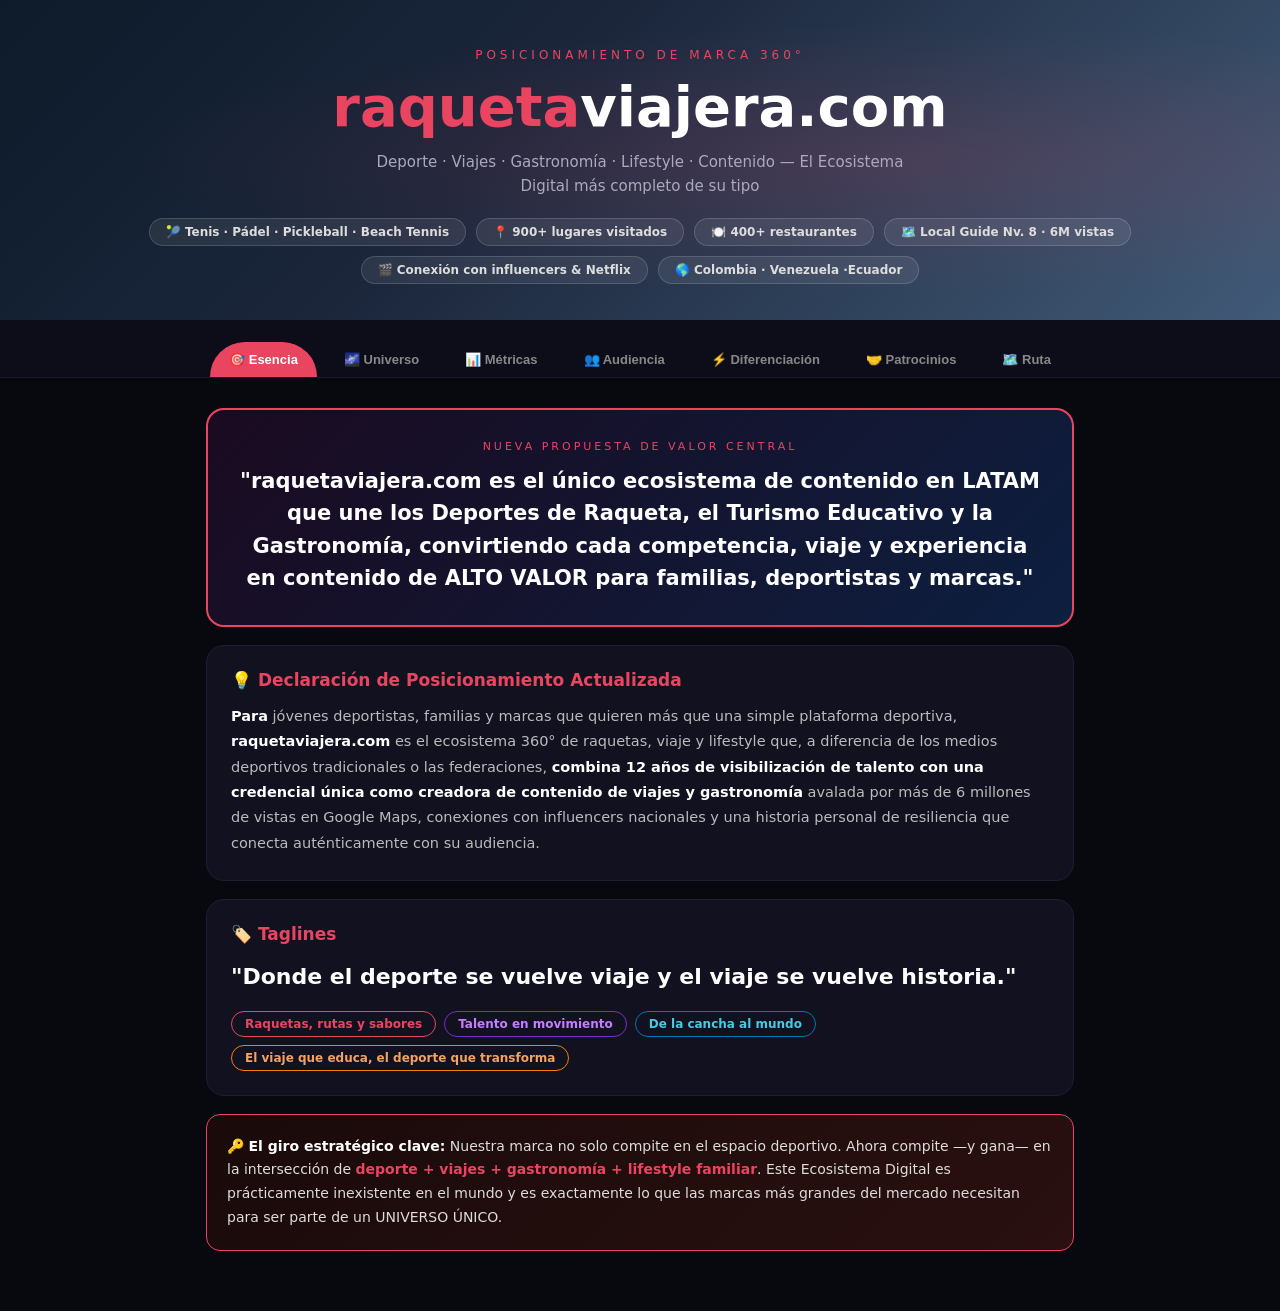
<file: brochure.html>
<!DOCTYPE html>
<html lang="es">
<head>
<meta charset="UTF-8">
<meta name="viewport" content="width=device-width, initial-scale=1.0">
<title>Posicionamiento 360° — raquetaviajera.com</title>
<style>
  * { box-sizing: border-box; margin: 0; padding: 0; }
  body { font-family: 'Segoe UI', system-ui, sans-serif; background: #08080f; color: #f0f0f0; min-height: 100vh; }

  .hero {
    background: linear-gradient(135deg, #0d1b2a 0%, #1b263b 40%, #415a77 100%);
    padding: 48px 24px 36px;
    text-align: center;
    position: relative;
    overflow: hidden;
  }
  .hero::before {
    content: '';
    position: absolute; inset: 0;
    background: radial-gradient(ellipse at 70% 50%, rgba(233,69,96,0.15) 0%, transparent 60%);
  }
  .hero-tag { font-size: 12px; letter-spacing: 4px; color: #e94560; text-transform: uppercase; margin-bottom: 14px; position: relative; }
  .hero h1 { font-size: clamp(30px, 5vw, 56px); font-weight: 900; color: #fff; position: relative; line-height: 1.1; }
  .hero h1 span { color: #e94560; }
  .hero-sub { margin-top: 12px; color: #aab; font-size: 15px; position: relative; max-width: 560px; margin-left: auto; margin-right: auto; line-height: 1.6; }
  .hero-badges { display: flex; flex-wrap: wrap; justify-content: center; gap: 10px; margin-top: 20px; position: relative; }
  .hero-badge { background: rgba(255,255,255,0.08); border: 1px solid rgba(255,255,255,0.15); border-radius: 50px; padding: 6px 16px; font-size: 12px; font-weight: 600; color: #ddd; }

  .tabs { display: flex; justify-content: center; flex-wrap: wrap; gap: 8px; padding: 22px 16px 0; background: #0d0d1a; border-bottom: 1px solid #1a1a2e; }
  .tab { padding: 9px 18px; border-radius: 50px 50px 0 0; border: 1.5px solid transparent; background: transparent; color: #888; cursor: pointer; font-size: 13px; font-weight: 600; transition: all .2s; }
  .tab.active { background: #e94560; color: #fff; border-color: #e94560; }
  .tab:hover:not(.active) { color: #fff; border-color: #555; }

  .content { max-width: 900px; margin: 0 auto; padding: 30px 16px 60px; }
  .section { display: none; animation: fadeIn .3s ease; }
  .section.active { display: block; }
  @keyframes fadeIn { from { opacity: 0; transform: translateY(8px); } to { opacity: 1; transform: translateY(0); } }

  .card { background: #111120; border: 1px solid #1e1e35; border-radius: 18px; padding: 24px; margin-bottom: 18px; }
  .card h2 { font-size: 17px; font-weight: 700; color: #e94560; margin-bottom: 14px; display: flex; align-items: center; gap: 8px; }
  .card p { color: #bbb; line-height: 1.75; font-size: 14.5px; }

  .statement-box {
    background: linear-gradient(135deg, #1a0a20 0%, #0d1f40 100%);
    border: 2px solid #e94560;
    border-radius: 18px;
    padding: 30px;
    margin-bottom: 18px;
    text-align: center;
  }
  .statement-box .label { font-size: 11px; letter-spacing: 3px; color: #e94560; text-transform: uppercase; margin-bottom: 12px; }
  .statement-box .text { font-size: clamp(16px, 2.5vw, 21px); font-weight: 700; color: #fff; line-height: 1.55; }

  /* Universo visual */
  .universe { display: grid; grid-template-columns: 1fr 1fr 1fr; gap: 14px; margin-bottom: 18px; }
  @media(max-width:600px){ .universe { grid-template-columns: 1fr; } }
  .universe-card {
    border-radius: 16px; padding: 22px 18px; text-align: center;
    border: 1px solid transparent; transition: transform .2s, border-color .2s;
    cursor: default;
  }
  .universe-card:hover { transform: translateY(-4px); }
  .u-sport { background: linear-gradient(145deg, #1a0a1a, #2a1030); border-color: #7b2fbe; }
  .u-travel { background: linear-gradient(145deg, #0a1a2a, #0d2a3a); border-color: #0077b6; }
  .u-food { background: linear-gradient(145deg, #1a1a0a, #2a2010); border-color: #f77f00; }
  .universe-card .icon { font-size: 38px; margin-bottom: 12px; }
  .universe-card h3 { font-size: 15px; font-weight: 800; color: #fff; margin-bottom: 6px; }
  .universe-card p { font-size: 12px; color: #aaa; line-height: 1.55; }
  .universe-card .stat { margin-top: 10px; font-size: 13px; font-weight: 700; }
  .u-sport .stat { color: #c77dff; }
  .u-travel .stat { color: #48cae4; }
  .u-food .stat { color: #f4a261; }

  /* Métricas */
  .metrics { display: grid; grid-template-columns: repeat(auto-fit, minmax(140px, 1fr)); gap: 12px; margin-bottom: 18px; }
  .metric { background: #111120; border: 1px solid #1e1e35; border-radius: 14px; padding: 18px 14px; text-align: center; }
  .metric .num { font-size: 28px; font-weight: 900; color: #e94560; line-height: 1; }
  .metric .unit { font-size: 11px; color: #777; margin-top: 4px; text-transform: uppercase; letter-spacing: 1px; }
  .metric .desc { font-size: 12px; color: #aaa; margin-top: 6px; }

  /* Tabla */
  .matrix { width: 100%; border-collapse: collapse; }
  .matrix th { background: #e94560; color: #fff; padding: 11px 14px; font-size: 13px; text-align: left; }
  .matrix td { padding: 12px 14px; font-size: 13px; color: #ccc; border-bottom: 1px solid #1a1a2e; }
  .matrix tr:nth-child(even) td { background: #0e0e1e; }
  .check { color: #4caf50; font-weight: 700; }
  .cross { color: #e94560; }
  .half { color: #f4a261; }

  /* Audience personas */
  .personas { display: grid; grid-template-columns: repeat(auto-fit, minmax(200px, 1fr)); gap: 14px; }
  .persona { background: #111120; border-radius: 16px; padding: 20px; border-top: 3px solid #e94560; }
  .persona .emoji { font-size: 28px; margin-bottom: 10px; }
  .persona h3 { font-size: 14px; font-weight: 700; color: #fff; margin-bottom: 8px; }
  .persona ul { list-style: none; }
  .persona ul li { font-size: 12.5px; color: #aaa; padding: 3px 0; }
  .persona ul li::before { content: "→ "; color: #e94560; }

  /* Sponsors */
  .sponsor-grid { display: grid; grid-template-columns: repeat(auto-fit, minmax(240px, 1fr)); gap: 14px; }
  .sponsor-card { background: #111120; border-radius: 16px; padding: 20px; border-left: 4px solid; }
  .sc-sport { border-color: #7b2fbe; }
  .sc-travel { border-color: #0077b6; }
  .sc-food { border-color: #f77f00; }
  .sc-lifestyle { border-color: #e94560; }
  .sponsor-card h3 { font-size: 14px; font-weight: 700; color: #fff; margin-bottom: 8px; }
  .sponsor-card p { font-size: 12.5px; color: #999; line-height: 1.55; }
  .sponsor-card .examples { margin-top: 10px; font-size: 12px; color: #666; font-style: italic; }

  /* Roadmap */
  .roadmap { position: relative; padding-left: 28px; }
  .roadmap::before { content: ''; position: absolute; left: 9px; top: 6px; bottom: 6px; width: 2px; background: linear-gradient(to bottom, #e94560, #7b2fbe, #0077b6); }
  .roadmap-item { position: relative; margin-bottom: 26px; }
  .roadmap-item::before { content: ''; position: absolute; left: -23px; top: 4px; width: 14px; height: 14px; border-radius: 50%; background: #e94560; border: 2px solid #08080f; }
  .roadmap-item h3 { font-size: 14px; font-weight: 800; color: #e94560; margin-bottom: 5px; }
  .roadmap-item p { font-size: 13px; color: #aaa; line-height: 1.65; }

  .tag-row { display: flex; flex-wrap: wrap; gap: 8px; margin-top: 12px; }
  .tag { padding: 5px 13px; border-radius: 50px; font-size: 12px; font-weight: 600; border: 1px solid; }
  .tag-red { border-color: #e94560; color: #e94560; }
  .tag-purple { border-color: #7b2fbe; color: #c77dff; }
  .tag-blue { border-color: #0077b6; color: #48cae4; }
  .tag-orange { border-color: #f77f00; color: #f4a261; }

  .highlight-box { background: linear-gradient(135deg, #1a0a0a, #2a1010); border: 1px solid #e94560; border-radius: 14px; padding: 20px; margin-top: 16px; }
  .highlight-box p { color: #ddd; font-size: 14px; line-height: 1.7; }
</style>
</head>
<body>

<div class="hero">
  <div class="hero-tag">Posicionamiento de Marca 360°</div>
  <h1><span>raqueta</span>viajera.com</h1>
  <div class="hero-sub">Deporte · Viajes · Gastronomía · Lifestyle · Contenido — El Ecosistema Digital más completo de su tipo</div>
  <div class="hero-badges">
    <span class="hero-badge">🎾 Tenis · Pádel · Pickleball · Beach Tennis</span>
    <span class="hero-badge">📍 900+ lugares visitados</span>
    <span class="hero-badge">🍽️ 400+ restaurantes</span>
    <span class="hero-badge">🗺️ Local Guide Nv. 8 · 6M vistas</span>
    <span class="hero-badge">🎬 Conexión con influencers & Netflix</span>
    <span class="hero-badge">🌎 Colombia · Venezuela  ·Ecuador</span>
  </div>
</div>

<div class="tabs">
  <button class="tab active" onclick="showSection('esencia', this)">🎯 Esencia</button>
  <button class="tab" onclick="showSection('universo', this)">🌌 Universo</button>
  <button class="tab" onclick="showSection('metricas', this)">📊 Métricas</button>
  <button class="tab" onclick="showSection('audiencia', this)">👥 Audiencia</button>
  <button class="tab" onclick="showSection('diferenciacion', this)">⚡ Diferenciación</button>
  <button class="tab" onclick="showSection('patrocinios', this)">🤝 Patrocinios</button>
  <button class="tab" onclick="showSection('ruta', this)">🗺️ Ruta</button>
</div>

<div class="content">

  <!-- ESENCIA -->
  <div class="section active" id="esencia">
    <div class="statement-box">
      <div class="label">Nueva Propuesta de Valor Central</div>
      <div class="text">"raquetaviajera.com es el único ecosistema de contenido en LATAM que une los Deportes de Raqueta, el Turismo Educativo y la Gastronomía, convirtiendo cada competencia, viaje y experiencia en contenido de ALTO VALOR para familias, deportistas y marcas."</div>
    </div>

    <div class="card">
      <h2>💡 Declaración de Posicionamiento Actualizada</h2>
      <p>
        <strong style="color:#fff">Para</strong> jóvenes deportistas, familias y marcas que quieren más que una simple plataforma deportiva,
        <strong style="color:#fff">raquetaviajera.com</strong> es el ecosistema 360° de raquetas, viaje y lifestyle que,
        a diferencia de los medios deportivos tradicionales o las federaciones,
        <strong style="color:#fff">combina 12 años de visibilización de talento con una credencial única como creadora de contenido de viajes y gastronomía</strong> avalada por más de 6 millones de vistas en Google Maps, conexiones con influencers nacionales y una historia personal de resiliencia que conecta auténticamente con su audiencia.
      </p>
    </div>

    <div class="card">
      <h2>🏷️ Taglines</h2>
      <p style="font-size:22px; font-weight:800; color:#fff; margin-bottom:14px;">"Donde el deporte se vuelve viaje y el viaje se vuelve historia."</p>
      <div class="tag-row">
        <span class="tag tag-red">Raquetas, rutas y sabores</span>
        <span class="tag tag-purple">Talento en movimiento</span>
        <span class="tag tag-blue">De la cancha al mundo</span>
        <span class="tag tag-orange">El viaje que educa, el deporte que transforma</span>
      </div>
    </div>

    <div class="highlight-box">
      <p>🔑 <strong style="color:#fff">El giro estratégico clave:</strong> Nuestra marca no solo compite  en el espacio deportivo. Ahora compite —y gana— en la intersección de <strong style="color:#e94560">deporte + viajes + gastronomía + lifestyle familiar</strong>. Este Ecosistema Digital es prácticamente inexistente en el mundo y es exactamente lo que las marcas más grandes del mercado necesitan para ser parte de un UNIVERSO ÚNICO.</p>
    </div>
  </div>

  <!-- UNIVERSO -->
  <div class="section" id="universo">
    <div class="card">
      <h2>🌌 El Universo raquetaviajera.com</h2>
      <p>Nuestra marca opera en tres mundos que se retroalimentan y crean un ecosistema único. Esto no es una coincidencia — es nuestra ventaja competitiva más poderosa.</p>
    </div>

    <div class="universe">
      <div class="universe-card u-sport">
        <div class="icon">🎾</div>
        <h3>Deporte de Raqueta</h3>
        <p>Tenis, Pádel, Pickleball y Beach Tennis. 12 años de credibilidad, relaciones y cobertura de talento joven en Venezuela.</p>
        <div class="stat">Núcleo histórico · 12 años</div>
      </div>
      <div class="universe-card u-travel">
        <div class="icon">✈️</div>
        <h3>Viajes & Turismo Educativo</h3>
        <p>900+ lugares documentados en 3 países. Local Guide Nivel 8. Orientación a deportistas en alojamiento, transporte y experiencias culturales.</p>
        <div class="stat">6M vistas · Google Maps Nv.8</div>
      </div>
      <div class="universe-card u-food">
        <div class="icon">🍽️</div>
        <h3>Gastronomía & Lifestyle</h3>
        <p>Más de 400 restaurantes visitados y reseñados. Conocimiento profundo de la escena culinaria de Venezuela, Colombia y Ecuador.</p>
        <div class="stat">400+ restaurantes · Foodie experta</div>
      </div>
    </div>

    <div class="card">
      <h2>🔗 Por qué la combinación es tu superpoder</h2>
      <p>
        Un deportista joven que viaja a competir necesita saber dónde dormir, qué comer, cómo moverse y qué ver. Raqueta Viajera lleva 12 años siendo exactamente ese recurso. Ahora con la credencial de Google Maps Level 8 y más de 6 millones de vistas, eso se convierte en <strong style="color:#fff">influencia real y medible</strong> — el tipo de dato concreto que los departamentos de marketing de las grandes marcas necesitan para expandir sus horizontes.
      </p>
    </div>

    <div class="card">
      <h2>🎬 El Factor Netflix — Conexión Pop</h2>
      <p>
        La participación de DENIS RODIZ en <strong style="color:#fff">Café con Aroma de Mujer</strong> (Netflix) como José Gregorio, y las conexiones con influencers como <strong style="color:#fff">Estiwar G, María T. Barreto y Andrés Toro</strong>, le dan a la marca una dimensión de entretenimiento y cultura pop que abre puertas a marcas de consumo masivo, moda, turismo y entretenimiento — categorías que jamás llegarían a una cuenta deportiva tradicional.
      </p>
      <div class="tag-row">
        <span class="tag tag-red">Netflix · Café con Aroma de Mujer</span>
        <span class="tag tag-purple">Estiwar G</span>
        <span class="tag tag-purple">María T. Barreto</span>
        <span class="tag tag-purple">Andrés Toro</span>
      </div>
    </div>
  </div>

  <!-- MÉTRICAS -->
  <div class="section" id="metricas">
    <div class="card">
      <h2>📊 Nuestras Credenciales — Datos Reales</h2>
      <p>Estas métricas son el corazón de nuestros kit de patrocinio y alianzas estratégicas. Son concretas, verificables y diferenciadoras.</p>
    </div>

    <div class="metrics">
      <div class="metric">
        <div class="num">12</div>
        <div class="unit">años</div>
        <div class="desc">de trayectoria en Deportes de Raquetas</div>
      </div>
      <div class="metric">
        <div class="num">900+</div>
        <div class="unit">lugares</div>
        <div class="desc">documentados en 3 países</div>
      </div>
      <div class="metric">
        <div class="num">6M</div>
        <div class="unit">vistas</div>
        <div class="desc">en Google Maps</div>
      </div>
      <div class="metric">
        <div class="num">Nv.8</div>
        <div class="unit">Local Guide</div>
        <div class="desc">Top tier de Google Maps</div>
      </div>
      <div class="metric">
        <div class="num">400+</div>
        <div class="unit">restaurantes</div>
        <div class="desc">reseñados como Foodie</div>
      </div>
      <div class="metric">
        <div class="num">3</div>
        <div class="unit">países</div>
        <div class="desc">Venezuela, Colombia, Ecuador</div>
      </div>
      <div class="metric">
        <div class="num">20+</div>
        <div class="unit">hoteles</div>
        <div class="desc">con experiencia directa</div>
      </div>
      <div class="metric">
        <div class="num">4</div>
        <div class="unit">deportes</div>
        <div class="desc">Tenis, Pádel, Pickleball, Beach Tennis</div>
      </div>
    </div>

    <div class="highlight-box">
      <p>💼 <strong style="color:#fff">Para el kit de patrocinio:</strong> 6 millones de vistas verificadas en Google Maps es una métrica de alcance real que supera a muchos influencers con grandes seguidores pero baja interacción. Es también completamente <em>verificable</em> por cualquier marca que lo investigue — lo que genera confianza instantánea.</p>
    </div>
  </div>

  <!-- AUDIENCIA -->
  <div class="section" id="audiencia">
    <div class="card">
      <h2>👥 Personas — Tu Audiencia Ampliada</h2>
      <p>Con el nuevo posicionamiento,  comunidad se expande y diversifica significativamente.</p>
    </div>
    <div class="personas">
      <div class="persona">
        <div class="emoji">🎾</div>
        <h3>El Deportista Joven</h3>
        <ul>
          <li>14–25 años</li>
          <li>Quiere visibilidad y patrocinio</li>
          <li>Viaja a torneos</li>
          <li>Necesita guía práctica de viaje</li>
        </ul>
      </div>
      <div class="persona">
        <div class="emoji">👨‍👩‍👧</div>
        <h3>La Familia Deportista</h3>
        <ul>
          <li>Padres de jugadores júnior</li>
          <li>Confían en recomendaciones</li>
          <li>Buscan hoteles y restaurantes</li>
          <li>Alto poder de decisión de compra</li>
        </ul>
      </div>
      <div class="persona">
        <div class="emoji">✈️</div>
        <h3>El Viajero Activo</h3>
        <ul>
          <li>Usa Google Maps para planear</li>
          <li>Valora reseñas auténticas</li>
          <li>Interesado en turismo local</li>
          <li>Comunidad de travel lovers</li>
        </ul>
      </div>
      <div class="persona">
        <div class="emoji">🍽️</div>
        <h3>El Foodie Urbano</h3>
        <ul>
          <li>Sigue recomendaciones gastronómicas</li>
          <li>Millennials / Gen Z urbanos</li>
          <li>Alta influencia en decisiones de gasto</li>
          <li>Engagement alto en contenido de comida</li>
        </ul>
      </div>
      <div class="persona">
        <div class="emoji">🎬</div>
        <h3>El Fan del Entretenimiento</h3>
        <ul>
          <li>Fans de Netflix en Venezuela</li>
          <li>Seguidores de influencers aliados</li>
          <li>Conexión con cultura pop</li>
          <li>Alcance a audiencias no deportivas</li>
        </ul>
      </div>
      <div class="persona">
        <div class="emoji">🏢</div>
        <h3>La Marca Patrocinadora</h3>
        <ul>
          <li>Busca audiencias premium</li>
          <li>Quiere métricas verificables</li>
          <li>Valora autenticidad</li>
          <li>Necesita contenido creíble</li>
        </ul>
      </div>
    </div>
  </div>

  <!-- DIFERENCIACIÓN -->
  <div class="section" id="diferenciacion">
    <div class="card">
      <h2>⚡ Ventaja Competitiva Única</h2>
      <p>Ningún competidor en LATAM tiene esta combinación. Eso es un océano azul.</p>
    </div>

    <table class="matrix">
      <thead>
        <tr>
          <th>Dimensión</th>
          <th>@raquetaviajera</th>
          <th>Federaciones</th>
          <th>Influencer de viajes</th>
          <th>Food blogger</th>
        </tr>
      </thead>
      <tbody>
        <tr>
          <td>Deporte de raqueta</td>
          <td><span class="check">✅ 12 años</span></td>
          <td><span class="check">✅</span></td>
          <td><span class="cross">❌</span></td>
          <td><span class="cross">❌</span></td>
        </tr>
        <tr>
          <td>Turismo / Viajes documentados</td>
          <td><span class="check">✅ 900+ lugares</span></td>
          <td><span class="cross">❌</span></td>
          <td><span class="check">✅</span></td>
          <td><span class="half">⚠️ Parcial</span></td>
        </tr>
        <tr>
          <td>Gastronomía</td>
          <td><span class="check">✅ 400+ restaurantes</span></td>
          <td><span class="cross">❌</span></td>
          <td><span class="half">⚠️ Parcial</span></td>
          <td><span class="check">✅</span></td>
        </tr>
        <tr>
          <td>Credencial verificable (Google)</td>
          <td><span class="check">✅ 6M vistas · Nv.8</span></td>
          <td><span class="cross">❌</span></td>
          <td><span class="cross">❌</span></td>
          <td><span class="cross">❌</span></td>
        </tr>
        <tr>
          <td>Conexión con influencers premium</td>
          <td><span class="check">✅ Netflix + influencers CO</span></td>
          <td><span class="cross">❌</span></td>
          <td><span class="half">⚠️</span></td>
          <td><span class="half">⚠️</span></td>
        </tr>
        <tr>
          <td>Turismo educativo para deportistas</td>
          <td><span class="check">✅ Único en LATAM</span></td>
          <td><span class="cross">❌</span></td>
          <td><span class="cross">❌</span></td>
          <td><span class="cross">❌</span></td>
        </tr>
        <tr>
          <td>Historia de resiliencia / diáspora</td>
          <td><span class="check">✅ Auténtico y diferenciador</span></td>
          <td><span class="cross">❌</span></td>
          <td><span class="cross">❌</span></td>
          <td><span class="cross">❌</span></td>
        </tr>
      </tbody>
    </table>

    <div class="highlight-box" style="margin-top:18px">
      <p>🏆 <strong style="color:#fff">Conclusión:</strong> raquetaviajera.com es la única marca en LATAM que une los siete atributos anteriores. Eso no es un nicho — es un territorio de marca propio que ningún competidor puede ocupar de forma creíble.</p>
    </div>
  </div>

  <!-- PATROCINIOS -->
  <div class="section" id="patrocinios">
    <div class="card">
      <h2>🤝 Ecosistema de Patrocinio Ampliado</h2>
      <p>Con el nuevo posicionamiento, el universo de marcas potenciales se multiplica por 4. Ya no solo son patrocinadores son ALIADOS ESTRATÉGICOS DEL MUNDO DE LOS DEPORTES.</p>
    </div>

    <div class="sponsor-grid">
      <div class="sponsor-card sc-sport">
        <h3>🎾 Deporte & Equipamiento</h3>
        <p>Marcas de raquetas, indumentaria, calzado deportivo, academias, organizadores de torneos.</p>
        <div class="examples">Wilson, Head, Bullpadel, Nike, Adidas, academias privadas VE</div>
      </div>
      <div class="sponsor-card sc-travel">
        <h3>✈️ Viajes & Hospitalidad</h3>
        <p>Hoteles, aerolíneas, apps de viaje, agencias de turismo, destinos turísticos LATAM.</p>
        <div class="examples">Hoteles boutique, LATAM Turismo, aerolíneas nacionales e internacionales</div>
      </div>
      <div class="sponsor-card sc-food">
        <h3>🍽️ Gastronomía & Food</h3>
        <p>Restaurantes, apps de delivery, marcas de alimentos, suplementos deportivos, bebidas.</p>
        <div class="examples">Restaurantes locales, marcas de agua, suplementos nutricionales</div>
      </div>
      <div class="sponsor-card sc-lifestyle">
        <h3>🌟 Lifestyle & Entretenimiento</h3>
        <p>Marcas de moda casual, tecnología, cuidado personal, plataformas digitales, bancos.</p>
        <div class="examples">Fintech VE, marcas de cuidado personal, apps de entretenimiento</div>
      </div>
    </div>

    <div class="card" style="margin-top:4px">
      <h2>📋 Estructura del Media Kit</h2>
      <p>
        Nuestro Media Kit incluye: <strong style="color:#fff">(1)</strong> historia de la marca y propósito, <strong style="color:#fff">(2)</strong> métricas verificadas (Google Maps 6M, 900+ lugares, 400+ restaurantes), <strong style="color:#fff">(3)</strong> descripción de las 3 audiencias con poder de compra, <strong style="color:#fff">(4)</strong> paquetes de colaboración (contenido, menciones, activaciones, cobertura de torneos), <strong style="color:#fff">(5)</strong> conexiones con influencers y el factor Netflix como prueba social de alto nivel.
      </p>
    </div>
  </div>

  <!-- HOJA DE RUTA -->
  <div class="section" id="ruta">
    <div class="card">
      <h2>🗺️ Hoja de Ruta del Relanzamiento 360°</h2>
      <p>Un plan que aprovecha todo el Ecosistema Digital para sumarnos a las nuevas Tendencias .</p>
    </div>

    <div class="roadmap">
      <div class="roadmap-item">
        <h3>Fase 1 — Sumar empresas con VISIÓN FUTURISTA(Mes 1)</h3>
        <p>Construir alianzas estratégicas, viables, sostenibles y futuristas de Alto Target, que máximicen el potencial de la Comunidad Raqueta Viajera con la nueva identidad 360° (deporte + viaje + gastronomía).</p>
      </div>
      <div class="roadmap-item">
        <h3>Fase 2 — Narrativa de Comunicación (Mes 1–3)</h3>
        <p>Comunicar de manera orgánica y auténtica qué significa ser parte de Raqueta Viajera como el único Ecosistema digital de Economía Colaborativa de LATAM.</p>
      </div>
      <div class="roadmap-item">
        <h3>Fase 3 — Activación de Contenido (Mes 2–4)</h3>
     <p>Lanzar 3 series de contenido en paralelo: "Raqueta en Ruta" (torneos + turismo), "La Mesa del Campeón" (gastronomía + deportistas), y "El Mapa del Talento" (perfiles de jóvenes en los 4 deportes). Documentar cada salida con foco en Google Maps para fortalecer la credencial Local Guide.</p>
      </div>
      <div class="roadmap-item">
        <h3>Fase 4 — Evento Ancla (Mes 4–7)</h3>
        <p>Organizar el primer evento Raqueta Viajera de la nueva era: torneo multicancha + experiencia gastronómica + guía turística del destino. Un evento que integre los 3 pilares de la marca en una experiencia única para deportistas, familias y sponsors.</p>
      </div>
      <div class="roadmap-item">
        <h3>Fase 5 — Expansión LATAM (Mes 8+)</h3>
        <p>Con el nuevo modelo validado en Colombia, expandir a Venezuela u otro país que desee sumarse al Ecosistema Raqueta Viajera. Aprovechar la diáspora venezolana como audiencia transnacional. Proyectar la marca a nivel LATAM como la referencia en Turismo Deportivo y Educativo de Raquetas.</p>
      </div>
    </div>
  </div>

</div>

<script>
function showSection(id, el) {
  document.querySelectorAll('.section').forEach(s => s.classList.remove('active'));
  document.querySelectorAll('.tab').forEach(t => t.classList.remove('active'));
  document.getElementById(id).classList.add('active');
  el.classList.add('active');
}
</script>
</body>
</html>
</file>
